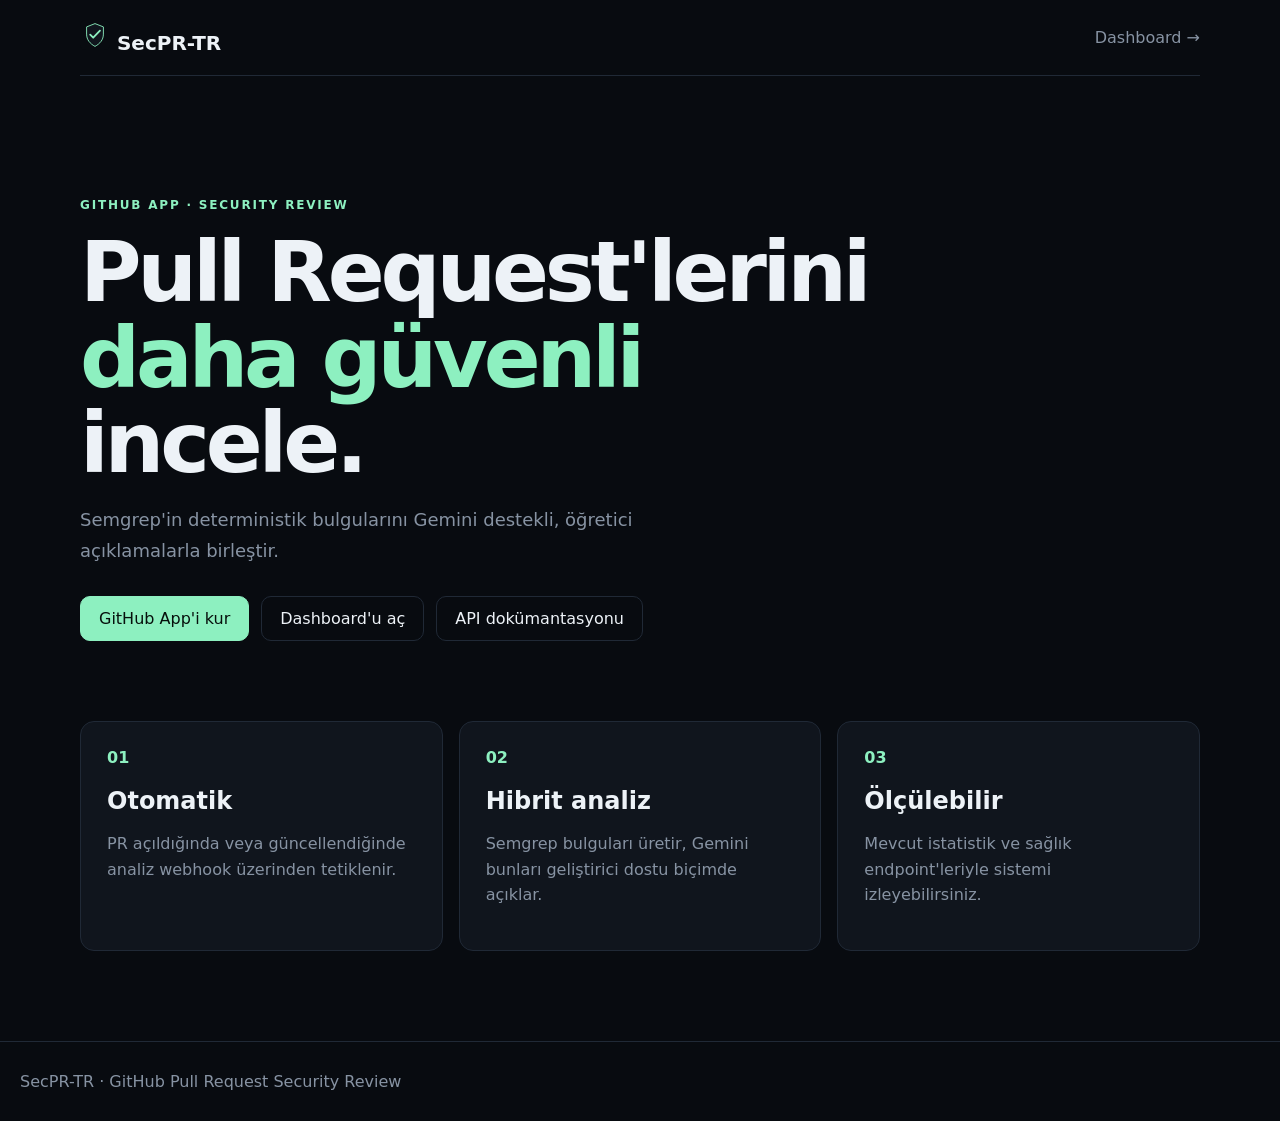
<file: static/index.html>
<!doctype html>
<html lang="tr">
<head>
<meta charset="utf-8"><meta name="viewport" content="width=device-width,initial-scale=1">
<meta name="description" content="SecPR-TR — GitHub Pull Request güvenlik inceleme asistanı.">
<title>SecPR-TR — Güvenli kod review</title>
<link rel="stylesheet" href="/static/styles.css">
</head>
<body>
<header class="nav"><a class="brand" href="/"><img src="/static/secpr-tr-logo.svg" alt="" width="30" height="30"> SecPR-TR</a><a href="/dashboard">Dashboard →</a></header>
<main class="shell">
<section class="hero"><p class="eyebrow">GITHUB APP · SECURITY REVIEW</p>
<h1>Pull Request'lerini <span>daha güvenli</span> incele.</h1>
<p class="lead">Semgrep'in deterministik bulgularını Gemini destekli, öğretici açıklamalarla birleştir.</p>
<div class="actions"><a class="button primary" href="https://github.com/apps/secpr-tr">GitHub App'i kur</a><a class="button secondary" href="/dashboard">Dashboard'u aç</a><a class="button secondary" href="/docs">API dokümantasyonu</a></div>
</section>
<section class="features">
<article><b>01</b><h2>Otomatik</h2><p>PR açıldığında veya güncellendiğinde analiz webhook üzerinden tetiklenir.</p></article>
<article><b>02</b><h2>Hibrit analiz</h2><p>Semgrep bulguları üretir, Gemini bunları geliştirici dostu biçimde açıklar.</p></article>
<article><b>03</b><h2>Ölçülebilir</h2><p>Mevcut istatistik ve sağlık endpoint'leriyle sistemi izleyebilirsiniz.</p></article>
</section>
</main>
<footer class="footer">SecPR-TR · GitHub Pull Request Security Review</footer>
</body>
</html>
</file>
<file: static/styles.css>
*{box-sizing:border-box}body{margin:0;background:#080b10;color:#edf2f7;font-family:Inter,system-ui,sans-serif}a{color:inherit}.nav,.shell{width:min(1120px,calc(100% - 40px));margin:auto}.nav{height:76px;display:flex;align-items:center;justify-content:space-between;border-bottom:1px solid #202936}.brand{text-decoration:none;font-weight:800;font-size:20px}.nav>a:last-child{color:#8793a3;text-decoration:none}.hero{padding:110px 0 80px}.eyebrow{color:#8df0c0;font-size:12px;letter-spacing:.15em;font-weight:700}.hero h1{font-size:clamp(48px,7vw,84px);line-height:1.02;letter-spacing:-.05em;max-width:850px;margin:18px 0}.hero h1 span{color:#8df0c0}.lead,.muted{color:#8793a3;line-height:1.7;font-size:18px;max-width:650px}.actions{display:flex;gap:12px;margin-top:30px;flex-wrap:wrap}.button[hidden]{display:none!important}.button{display:inline-block;padding:12px 18px;border:1px solid #202936;border-radius:10px;background:transparent;color:#edf2f7;text-decoration:none;cursor:pointer}.primary{background:#8df0c0;color:#07100c;border-color:#8df0c0}.features{display:grid;grid-template-columns:repeat(3,1fr);gap:16px;padding-bottom:90px}.features article,.card,.panel{background:#10151d;border:1px solid #202936;border-radius:14px}.features article{padding:26px}.features b{color:#8df0c0}.features h2{margin-bottom:8px}.features p{color:#8793a3;line-height:1.6}.footer{padding:30px 20px;color:#8793a3;border-top:1px solid #202936}.dashboard{padding:60px 0}.page-head{display:flex;justify-content:space-between;align-items:end;margin-bottom:28px}.page-head h1{font-size:40px;letter-spacing:-.04em;margin:10px 0}.cards{display:grid;grid-template-columns:repeat(4,1fr);gap:14px}.card{padding:22px}.card span{color:#8793a3;font-size:13px}.card strong{display:block;font-size:30px;margin-top:14px}.panel{padding:24px;margin-top:16px}.panel h2{font-size:17px}.bar{height:10px;background:#1b232e;border-radius:99px;overflow:hidden;margin:28px 0 12px}.bar i{display:block;height:100%;width:0;background:#8df0c0;transition:width .35s}.split{display:flex;justify-content:space-between;color:#8793a3}.split b{color:#edf2f7}.status{color:#8df0c0;font-size:13px}.small{font-size:12px}.panel-head{display:flex;justify-content:space-between;align-items:center;gap:12px}.severity{display:grid;grid-template-columns:repeat(4,1fr);gap:12px}.severity span{background:#0b1017;border:1px solid #202936;border-radius:10px;padding:14px;color:#8793a3}.severity b{display:block;color:#edf2f7;font-size:22px;margin-top:6px}.table-wrap{overflow:auto}table{width:100%;border-collapse:collapse}th,td{text-align:left;padding:13px 10px;border-bottom:1px solid #202936;font-size:14px}th{color:#8793a3;font-weight:600}.badge{padding:4px 8px;border-radius:99px;background:#1b232e;font-size:12px}.badge.completed{color:#8df0c0}.badge.failed{color:#ff8f9a}.badge.running,.badge.queued{color:#f4d58d}.error{color:#ff8f9a}@media(max-width:760px){.features,.cards{grid-template-columns:1fr}.hero{padding-top:70px}.page-head{align-items:start;gap:20px;flex-direction:column}}
</file>
